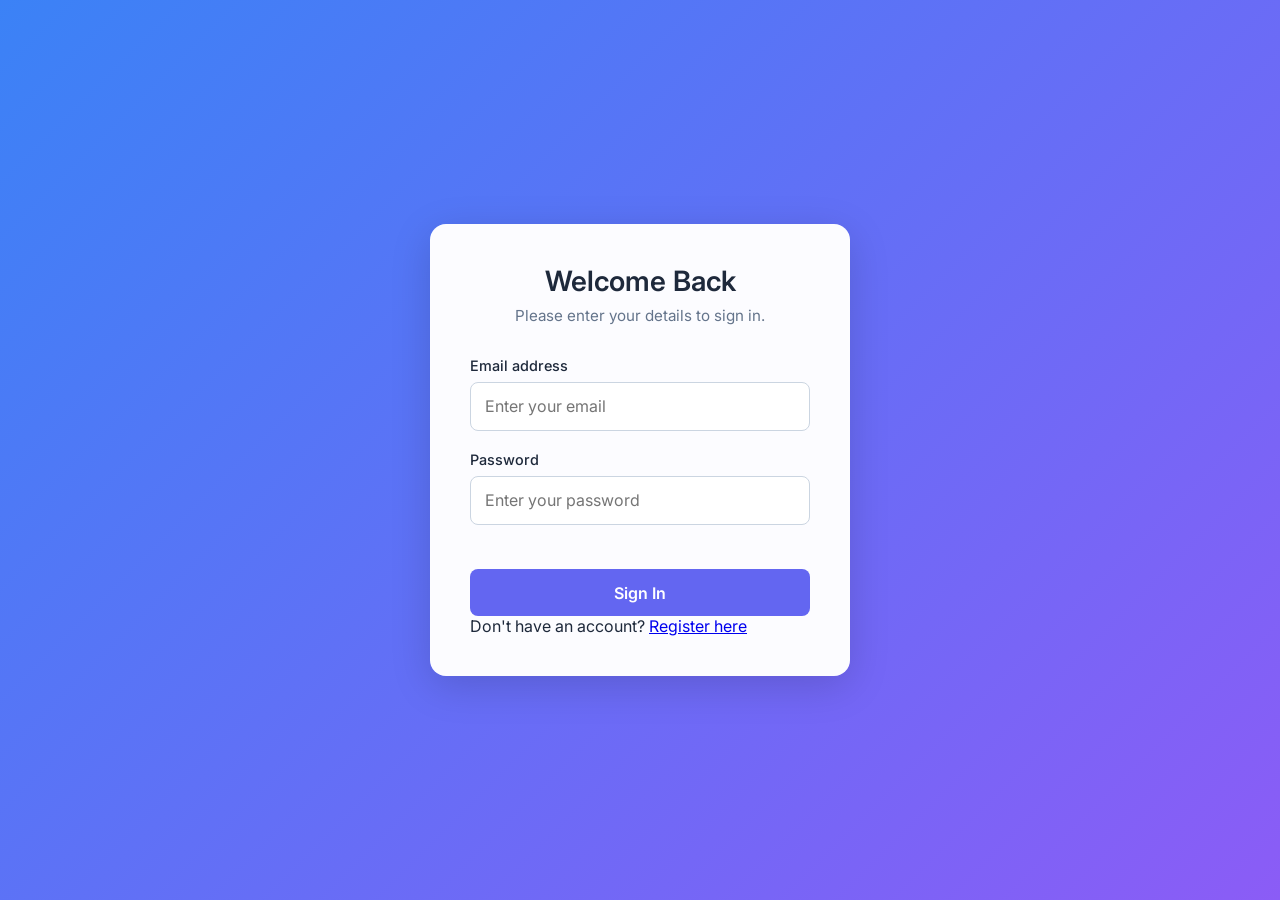
<file: Project/login/index.html>
<!DOCTYPE html>
<html lang="en">
<head>
    <meta charset="UTF-8">
    <meta name="viewport" content="width=device-width, initial-scale=1.0">
    <title>Login Pages</title>
    <link rel="stylesheet" href="style.css">
    <!-- Importing a beautiful Google Font -->
    <link href="https://fonts.googleapis.com/css2?family=Inter:wght@400;500;600&display=swap" rel="stylesheet">
</head>
<body>
    <div class="card-container">
        <!-- Logo or Icon could go here -->
        <div class="header-section">
            <h2>Welcome Back</h2>
            <p>Please enter your details to sign in.</p>
        </div>
        
        <form id="loginForm">
            <div class="input-group">
                <label for="email">Email address</label>
                <input type="email" id="email" required placeholder="Enter your email" autocomplete="email">
            </div>
            
            <div class="input-group">
                <label for="password">Password</label>
                <input type="password" id="password" required placeholder="Enter your password" autocomplete="current-password">
            </div>
            
            <p id="errorMessage" class="error-message"></p>
            
            <button type="submit" class="primary-btn">Sign In</button>
        </form>

        <p class="toggle-link">Don't have an account? <a href="register.html">Register here</a></p>
    </div>
    <script src="script.js"></script>
</body>
</html>
</file>
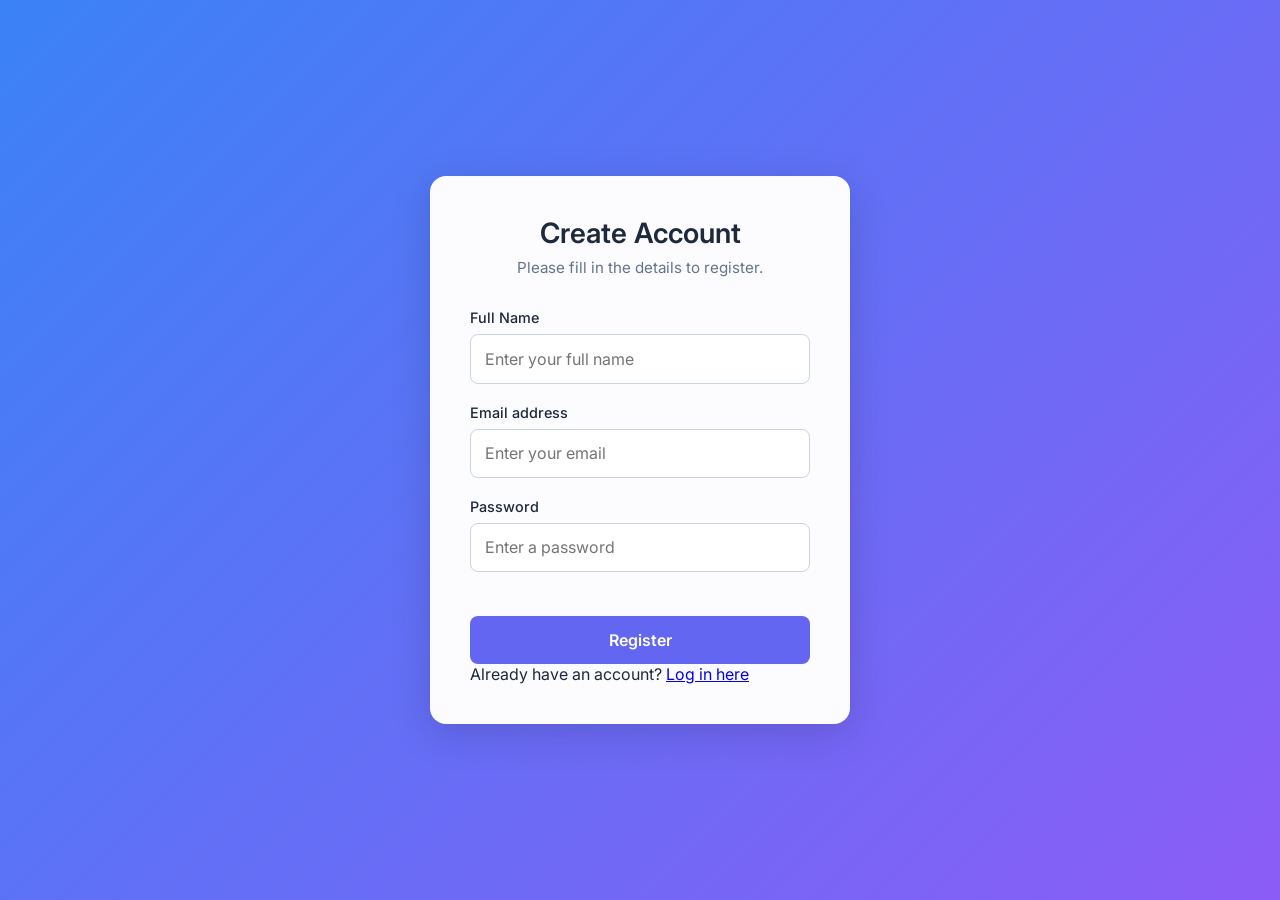
<file: Project/login/register.html>
<!DOCTYPE html>
<html lang="en">
<head>
    <meta charset="UTF-8">
    <meta name="viewport" content="width=device-width, initial-scale=1.0">
    <title>Register Page</title>
    <link rel="stylesheet" href="style.css">
    <!-- Importing a beautiful Google Font -->
    <link href="https://fonts.googleapis.com/css2?family=Inter:wght@400;500;600&display=swap" rel="stylesheet">
</head>
<body>
    <div class="card-container">
        <!-- Logo or Icon could go here -->
        <div class="header-section">
            <h2>Create Account</h2>
            <p>Please fill in the details to register.</p>
        </div>
        
        <form id="registerForm">
            <div class="input-group">
                <label for="name">Full Name</label>
                <input type="text" id="name" required placeholder="Enter your full name">
            </div>

            <div class="input-group">
                <label for="regEmail">Email address</label>
                <input type="email" id="regEmail" required placeholder="Enter your email" autocomplete="email">
            </div>
            
            <div class="input-group">
                <label for="regPassword">Password</label>
                <input type="password" id="regPassword" required placeholder="Enter a password" autocomplete="new-password">
            </div>
            
            <p id="regErrorMessage" class="error-message"></p>
            
            <button type="submit" class="primary-btn">Register</button>
        </form>

        <p class="toggle-link">Already have an account? <a href="index.html">Log in here</a></p>
    </div>
    <script src="script.js"></script>
</body>
</html>
</file>
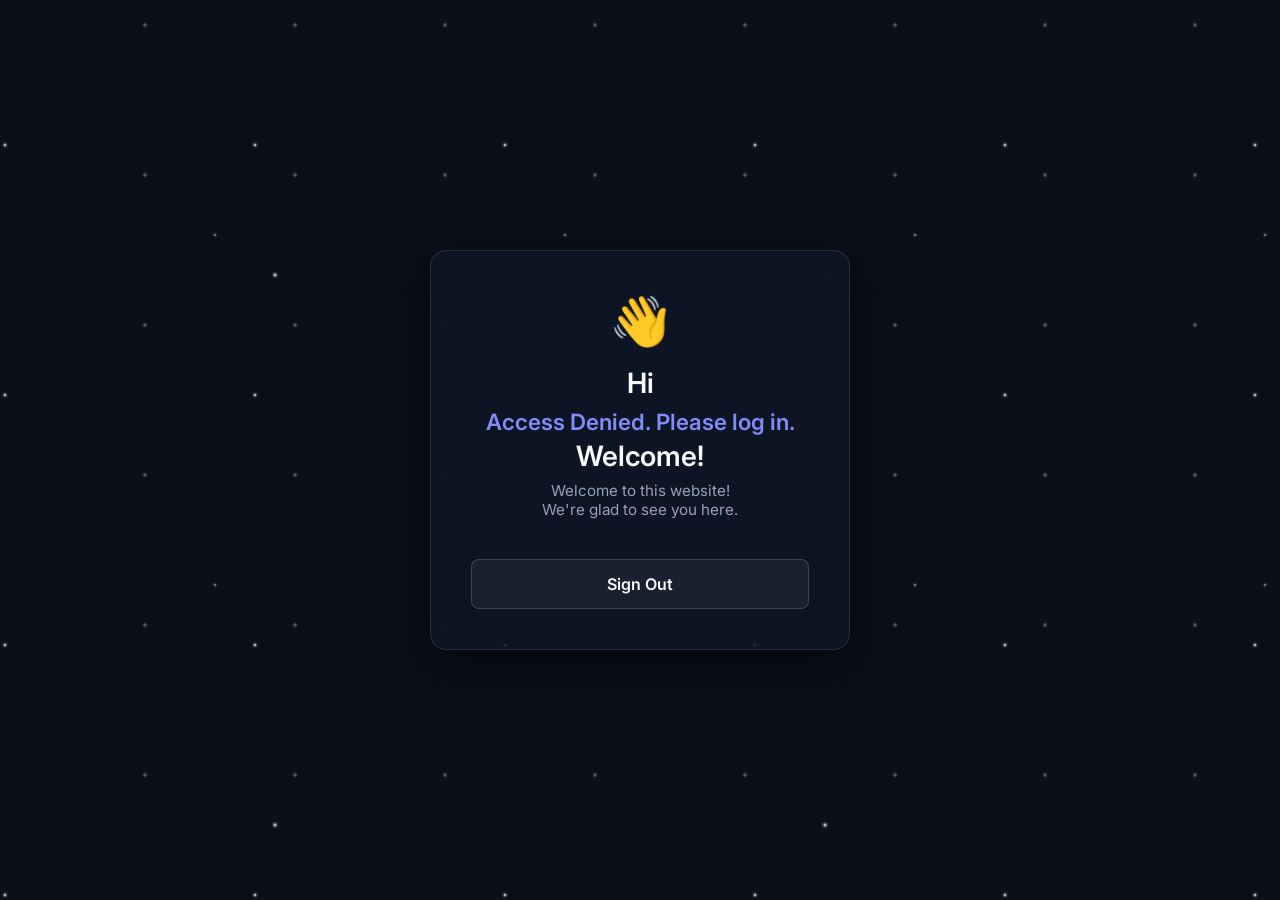
<file: Project/login/welcome.html>
<!DOCTYPE html>
<html lang="en">
<head>
    <meta charset="UTF-8">
    <meta name="viewport" content="width=device-width, initial-scale=1.0">
    <title>Welcome</title>
    <link rel="stylesheet" href="style.css">
    <link href="https://fonts.googleapis.com/css2?family=Inter:wght@400;500;600&display=swap" rel="stylesheet">
</head>
<body>
    <div class="space-background">
        <div class="stars"></div>
    </div>

    <div class="card-container space-card">
        <div class="header-section">
            <div class="success-icon">👋</div>
            <h2 class="greeting-text">Hi</h2>
            <h2 id="welcomeEmail" class="email-text">Loading...</h2>
            <h2 class="welcome-text">Welcome!</h2>
            <p>Welcome to this website!</p>
            <p>We're glad to see you here.</p>
        </div>
        
        <button id="logoutButton" class="secondary-btn">Sign Out</button>
    </div>
    <script src="script.js"></script>
</body>
</html>
</file>
<file: Project/login/style.css>
/* style.css */
:root {
    --primary-color: #6366f1;
    --primary-hover: #4f46e5;
    --bg-gradient-start: #3b82f6;
    --bg-gradient-end: #8b5cf6;
    --text-main: #1e293b;
    --text-muted: #64748b;
    --error-color: #ef4444;
}

* {
    box-sizing: border-box;
    margin: 0;
    padding: 0;
}

body {
    font-family: 'Inter', sans-serif;
    /* Soft, modern gradient background */
    background: linear-gradient(135deg, var(--bg-gradient-start) 0%, var(--bg-gradient-end) 100%);
    display: flex;
    justify-content: center;
    align-items: center;
    min-height: 100vh;
    color: var(--text-main);
}

/* Glassmorphism/Clean card look */
.card-container {
    background-color: rgba(255, 255, 255, 0.98);
    padding: 2.5rem;
    border-radius: 16px;
    box-shadow: 0 10px 40px rgba(0, 0, 0, 0.15);
    width: 100%;
    max-width: 420px;
    animation: slideUp 0.4s ease-out forwards;
}

/* Gentle entry animation */
@keyframes slideUp {
    from {
        opacity: 0;
        transform: translateY(20px);
    }
    to {
        opacity: 1;
        transform: translateY(0);
    }
}

.header-section {
    text-align: center;
    margin-bottom: 2rem;
}

.header-section h2 {
    font-size: 1.75rem;
    font-weight: 600;
    margin-bottom: 0.5rem;
}

.header-section p {
    color: var(--text-muted);
    font-size: 0.95rem;
}

.success-icon {
    font-size: 3rem;
    margin-bottom: 1rem;
}

.input-group {
    margin-bottom: 1.25rem;
    text-align: left;
}

.input-group label {
    display: block;
    margin-bottom: 0.5rem;
    font-size: 0.9rem;
    font-weight: 500;
}

.input-group input {
    width: 100%;
    padding: 0.85rem;
    border: 1px solid #cbd5e1;
    border-radius: 8px;
    font-size: 1rem;
    font-family: inherit;
    transition: all 0.2s ease;
}

.input-group input:focus {
    outline: none;
    border-color: var(--primary-color);
    box-shadow: 0 0 0 3px rgba(99, 102, 241, 0.15);
}

.error-message {
    color: var(--error-color);
    font-size: 0.85rem;
    margin-top: 0.5rem;
    min-height: 1.2em;
    text-align: center;
}

button {
    width: 100%;
    padding: 0.85rem;
    border: none;
    border-radius: 8px;
    font-size: 1rem;
    font-weight: 600;
    cursor: pointer;
    transition: all 0.2s ease;
    margin-top: 0.5rem;
    font-family: inherit;
}

.primary-btn {
    background-color: var(--primary-color);
    color: white;
}

.primary-btn:hover {
    background-color: var(--primary-hover);
    transform: translateY(-1px);
    box-shadow: 0 4px 12px rgba(99, 102, 241, 0.3);
}

.primary-btn:active {
    transform: translateY(0);
}

.secondary-btn {
    background-color: #f1f5f9;
    color: #334155;
    border: 1px solid #cbd5e1;
}

.secondary-btn:hover {
    background-color: #e2e8f0;
}

/* --- Space Theme Additions --- */
.space-background {
    position: fixed;
    top: 0; left: 0; right: 0; bottom: 0;
    z-index: -1;
    background: #0b0f19; /* Deep space dark blue/black */
    overflow: hidden;
}

/* Star field generator */
.stars {
    position: absolute;
    top: 0; left: 0; right: 0; bottom: 0;
    width: 100%;
    height: 100%;
    background-image: 
      radial-gradient(white, rgba(255,255,255,.2) 2px, transparent 4px),
      radial-gradient(white, rgba(255,255,255,.15) 1px, transparent 3px),
      radial-gradient(white, rgba(255,255,255,.1) 2px, transparent 4px),
      radial-gradient(rgba(255,255,255,.4), rgba(255,255,255,.1) 2px, transparent 3px);
    background-size: 550px 550px, 350px 350px, 250px 250px, 150px 150px;
    background-position: 0 0, 40px 60px, 130px 270px, 70px 100px;
    animation: twinkle 5s infinite alternate ease-in-out;
}

@keyframes twinkle {
    0% { opacity: 0.6; }
    100% { opacity: 1; }
}

.space-card {
    background-color: rgba(15, 23, 42, 0.7);
    backdrop-filter: blur(12px);
    -webkit-backdrop-filter: blur(12px);
    border: 1px solid rgba(255, 255, 255, 0.1);
    color: #f8fafc;
    box-shadow: 0 15px 50px rgba(0, 0, 0, 0.5);
}

.space-card .header-section h2 {
    color: #f8fafc;
}

.space-card .header-section p {
    color: #94a3b8;
}

.space-card .secondary-btn {
    background-color: rgba(255, 255, 255, 0.05);
    color: #f8fafc;
    border: 1px solid rgba(255, 255, 255, 0.15);
}

.space-card .secondary-btn:hover {
    background-color: rgba(255, 255, 255, 0.15);
}

.email-text {
    word-break: break-all;
    color: #818cf8 !important; /* Accent color for email */
    font-size: 1.4rem !important;
    margin: 0.25rem 0 !important;
}

.greeting-text, .welcome-text {
    font-size: 1.75rem;
    font-weight: 600;
    margin-bottom: 0.25rem;
}
</file>
